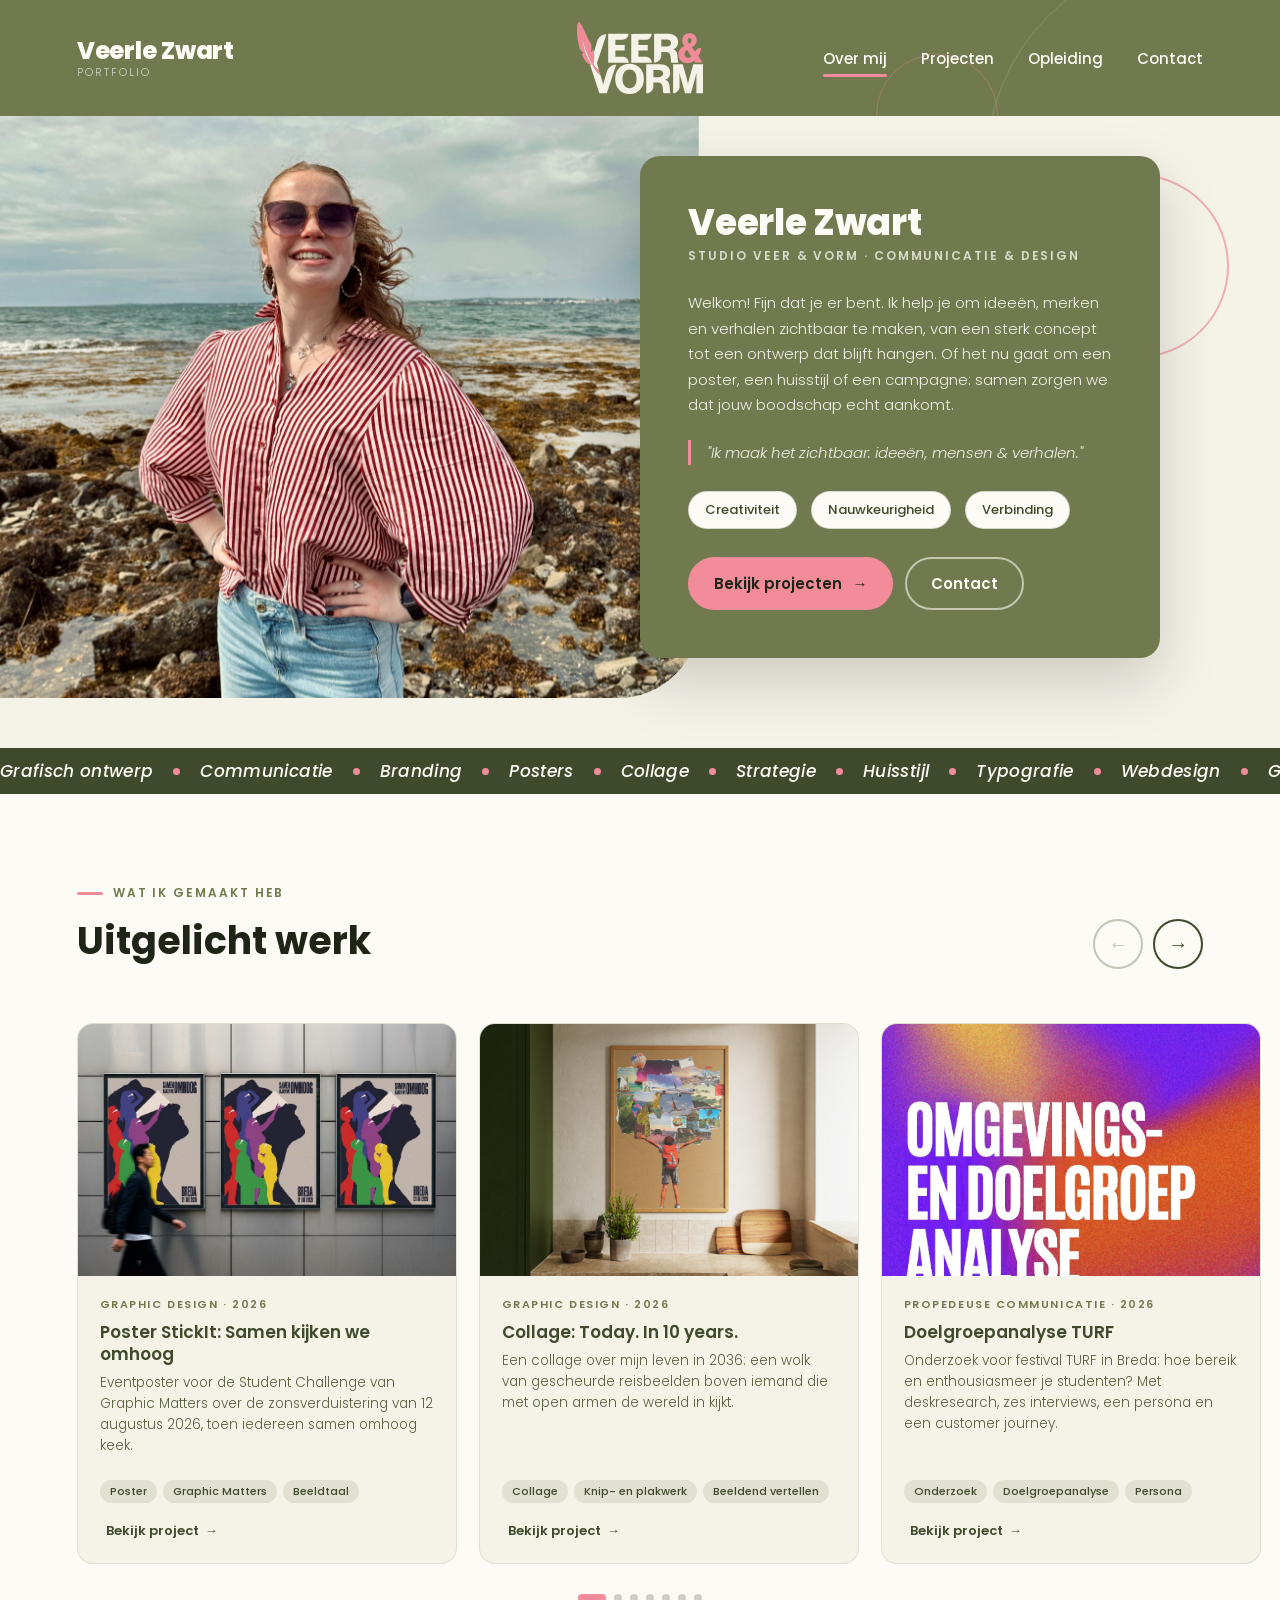
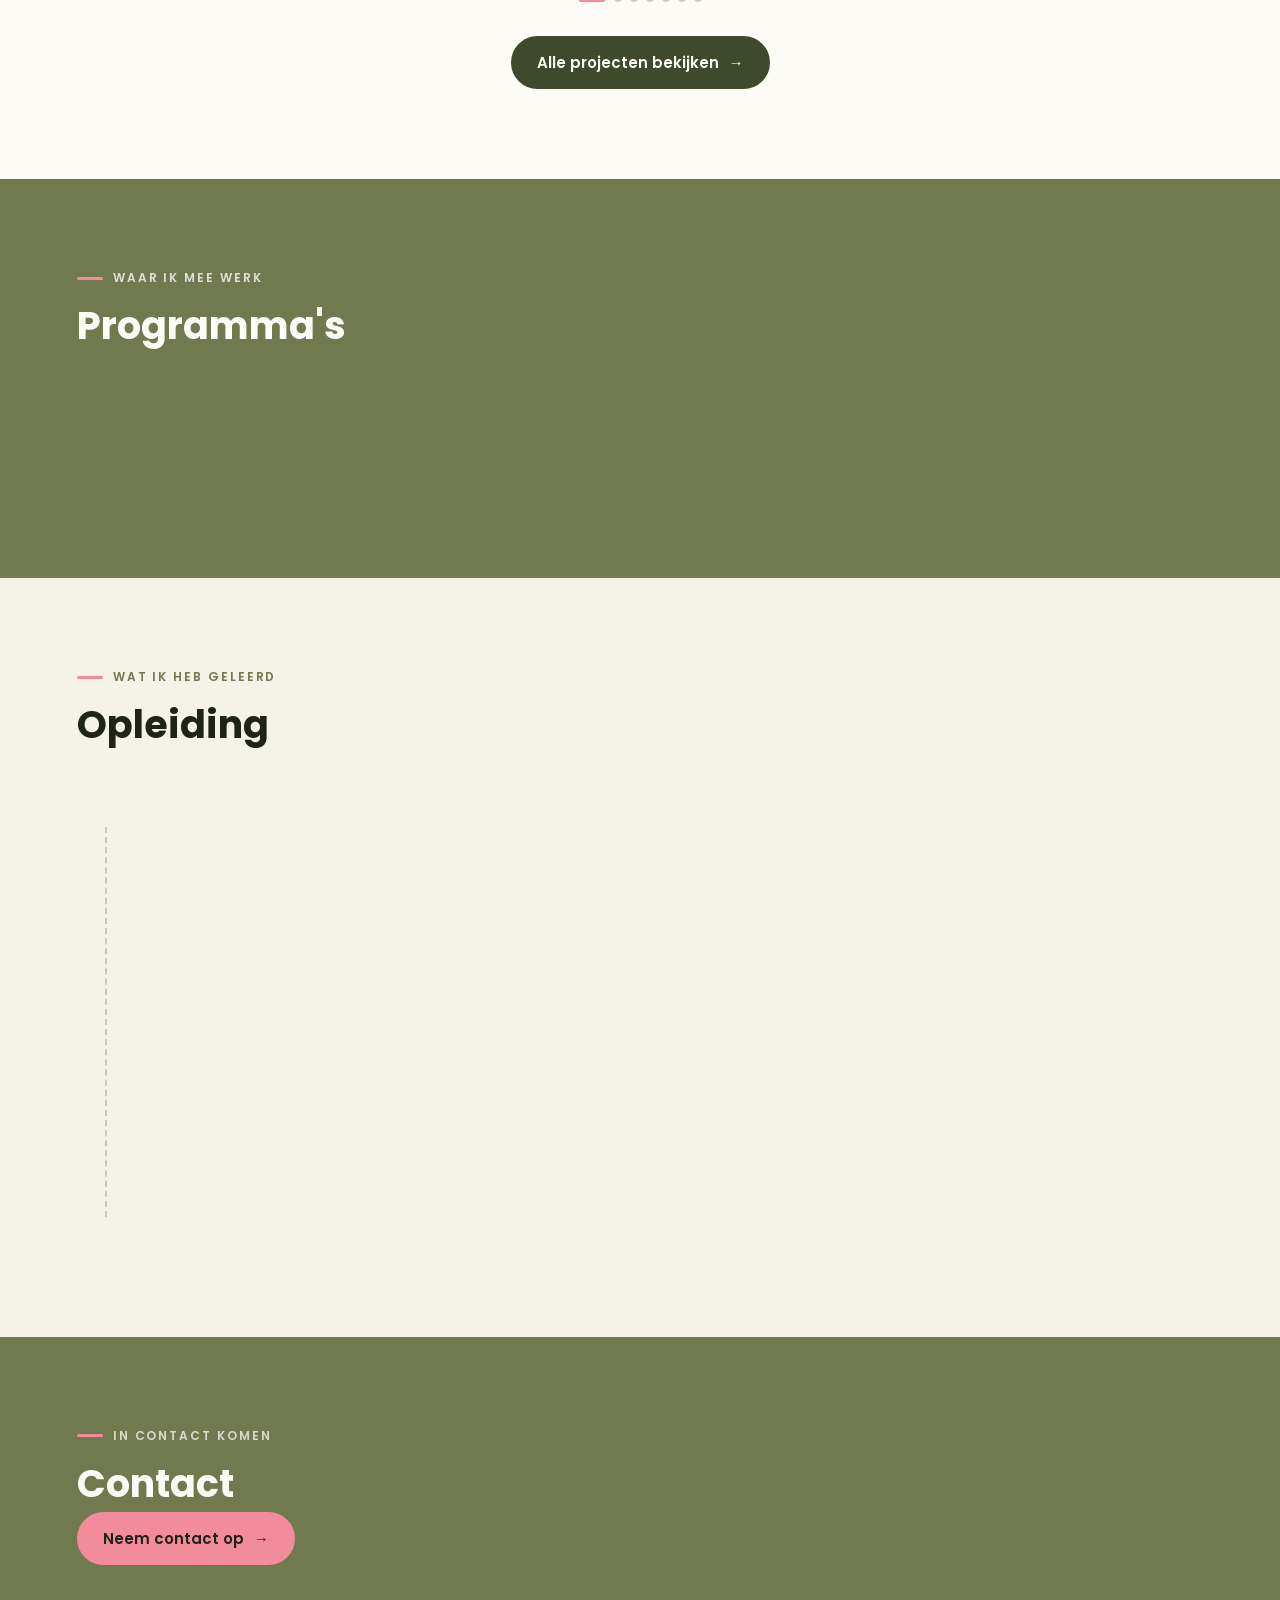
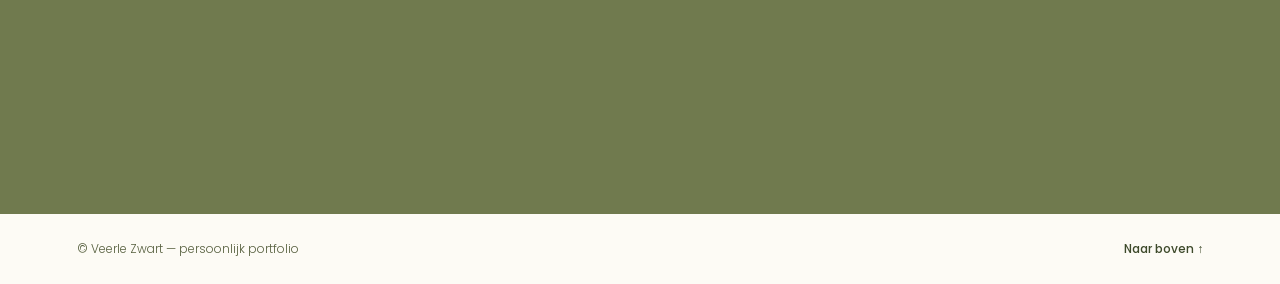
<file: index.html>
<!DOCTYPE html>
<html lang="nl">
<head>
	<meta charset="UTF-8">
	<meta name="viewport" content="width=device-width, initial-scale=1.0">
	<title>Veer & Vorm</title>
	<link rel="preconnect" href="https://fonts.googleapis.com">
	<link href="https://fonts.googleapis.com/css2?family=Poppins:ital,wght@0,300;0,400;0,500;0,600;0,700;0,800;1,500;1,600&display=swap" rel="stylesheet">
	<link rel="stylesheet" type="text/css" href="PortfolioStyle.css">

</head>
<body>

  <!-- ============ NAVBAR ============ -->
<header class="nav">
  <a class="logo" href="index.html"data-logo="Afbeeldingen/logos/veer-en-vorm-logo-svg/veer-en-vorm-logo-02-negatief.svg" aria-label="Veerle Zwart, naar home">
    <span class="name">Veerle Zwart</span>
    <span class="sub">portfolio</span>
  </a>
  <button class="menu-knop" type="button" aria-label="Menu openen" aria-expanded="false">
    <span></span><span></span><span></span>
  </button>
  <nav class="links">
    <a href="index.html#over-mij">Over mij</a>
    <a href="projecten.html" data-sectie="projecten">Projecten</a>
    <a href="index.html#opleiding">Opleiding</a>
    <a href="contact.html">Contact</a>
  </nav>
</header>

<!-- ============ HERO ============ -->
<section class="hero" id="over-mij" style="padding:0;">
  <div class="hero-photo"><img src="Afbeeldingen/FotoVeerle.JPEG"></div>
  <div class="hero-card-wrap">
    <div class="hero-card">
      <h1>Veerle Zwart</h1>
      <p class="role">Studio Veer &amp; Vorm · Communicatie &amp; Design</p>
      <p>Welkom! Fijn dat je er bent. Ik help je om ideeën, merken en verhalen zichtbaar te maken, van een sterk concept tot een ontwerp dat blijft hangen. Of het nu gaat om een poster, een huisstijl of een campagne: samen zorgen we dat jouw boodschap echt aankomt.</p>
      <p class="statuut">"Ik maak het zichtbaar: ideeën, mensen & verhalen."</p>
      <div class="values">
        <span class="value-pill">Creativiteit</span>
        <span class="value-pill">Nauwkeurigheid</span>
        <span class="value-pill">Verbinding</span>
      </div>
	  <div class="hero-knoppen">
        <a class="knop" href="projecten.html">Bekijk projecten <span class="pijl" aria-hidden="true">&rarr;</span></a>
        <a class="knop knop-licht" href="contact.html">Contact</a>
      </div>
    </div>
  </div>
</section>

<!-- ============ BANNER ============ -->
<div class="band" aria-hidden="true">
  <div class="band-rij">
    <span>Grafisch ontwerp</span><span>Communicatie</span><span>Branding</span><span>Posters</span><span>Collage</span><span>Strategie</span><span>Huisstijl</span><span>Typografie</span><span>Webdesign</span>
  </div>
</div>

<!-- ============ PROJECTEN ============ -->
<section id="projecten" class="uitgelicht">
  <div class="section-head rij reveal">
    <div>
      <p class="eyebrow">Wat ik gemaakt heb</p>
      <h2>Uitgelicht werk</h2>
    </div>
    <div class="carousel-pijlen">
      <button class="carousel-knop vorige" type="button" aria-label="Vorige projecten">&#8592;</button>
      <button class="carousel-knop volgende" type="button" aria-label="Volgende projecten">&#8594;</button>
    </div>
  </div>

  <!-- De kaartjes komen automatisch uit projecten.js -->
  <div class="carousel reveal" data-projecten="carousel" aria-label="Uitgelichte projecten"></div>
  <div class="carousel-puntjes" aria-hidden="true"></div>

  <div class="meer reveal">
    <a class="knop knop-donker" href="projecten.html">Alle projecten bekijken <span class="pijl" aria-hidden="true">&rarr;</span></a>
  </div>
</section>

<!-- ============ SOFTWARE ============ -->
<section id="software">
  <div class="section-head">
    <p class="eyebrow">Waar ik mee werk</p>
    <h2>Programma's</h2>
  </div>
  <div class="software-band reveal" data-software aria-label="Programma's waar ik mee werk"></div>
</section>

<!-- ============ OPLEIDING ============ -->
<section id="opleiding">
  <div class="section-head">
    <p class="eyebrow">Wat ik heb geleerd</p>
    <h2>Opleiding</h2>
  </div>
    <div class="ervaring-grid">
    <div class="timeline">
      <div class="tl-item reveal">
        <div class="tl-logo" data-logo="Afbeeldingen/logos/logo-artevelde.png">A</div>
        <div class="tl-content">
          <span class="tl-period">Heden · Opleiding</span>
          <h3>Bachelor Cross Media Design | Artevelde Hogeschool Gent</h3>
          <p>Hier combineer ik creatieve concepten met visuele en digitale uitwerking. Ik werk met grafisch ontwerp, lay-out, UX/UI, print en 2D motion design, in Illustrator, Photoshop en de rest van Adobe Creative Cloud. Zo leer ik een merk of verhaal sterk en herkenbaar maken, op papier en op scherm.</p>
        </div>
      </div>
      <div class="tl-item reveal">
        <div class="tl-logo" data-logo="Afbeeldingen/logos/logo-avans.webp">A</div>
        <div class="tl-content">
          <span class="tl-period">2025-2026 · Propedeuse</span>
          <h3>Propedeuse Communicatie | Avans Hogeschool</h3>
          <p>Hier heb ik de basis gelegd: doelgroepen onderzoeken, een heldere boodschap formuleren en die vertalen naar campagnes, video en ontwerp. Ik ontdekte dat ik het meest geniet waar strategie en vormgeving samenkomen.</p>
        </div>
      </div>
    </div>
 <div class="ervaring-fotos">
  <figure class="ervaring-foto reveal" data-afbeelding="Afbeeldingen/FotoCommunicatie.jpg">
      <figcaption>Praatstof winnaar Firestarter Award - Avans</figcaption>
    </figure>  
  <figure class="ervaring-foto reveal" data-afbeelding="Afbeeldingen/FotoPropedeuse.jpg">
        <figcaption>Propedeuse-uitreiking Communicatie</figcaption>
      </figure>
  </div>
  </div>
</section>

<!-- ============ CONTACT ============ -->
<section id="contact">
  <div class="section-head">
    <p class="eyebrow">In contact komen</p>
    <h2>Contact</h2>
    <a class="knop" href="contact.html">Neem contact op <span class="pijl" aria-hidden="true">&rarr;</span></a>
  </div>
    <div class="contact-grid">
    <a class="contact-item reveal" href="mailto:veerle.zwart@gmail.com">
      <span class="label">E-mail</span>
      <span class="value">veerle.zwart@gmail.com</span>
    </a>
    <a class="contact-item reveal" href="tel:+31615648652">
      <span class="label">Telefoon</span>
      <span class="value">+31 6 15 64 86 52</span>
    </a>
    <a class="contact-item reveal" href="https://www.linkedin.com/in/veerle-zwart-923246385" target="_blank" rel="noopener">
      <span class="label">LinkedIn</span>
      <span class="value">linkedin.com/in/veerle-zwart-923246385</span>
    </a>
    <div class="contact-item reveal">
      <span class="label">Locatie</span>
      <span class="value">Breda (NL) · Gent (BE)</span>
    </div>
  </div>
</section>

<!-- ============ FOOTER ============ -->
<footer>© Veerle Zwart — persoonlijk portfolio <a class="naar-boven" href="#over-mij">Naar boven &uarr;</a></footer>

<!-- ============ SCRIPTS ============ -->
<script>
function toggleFolder(tab){
  const folder = tab.closest('.folder');
  const body = folder.querySelector('.folder-body');
  const isOpen = folder.classList.contains('open');
  if(isOpen){
    folder.classList.remove('open');
    body.style.maxHeight = null;
  } else {
    folder.classList.add('open');
    body.style.maxHeight = body.scrollHeight + 'px';
  }
}
window.addEventListener('load', () => {
  document.querySelectorAll('.folder.open').forEach(folder=>{
    const body = folder.querySelector('.folder-body');
    body.style.maxHeight = body.scrollHeight + 'px';
  });
});
</script>

<!-- Pop-up per project -->
<script src="projecten.js"></script>
<script src="beweging.js"></script>
<script src="software.js"></script>

</body>
</html>
</file>
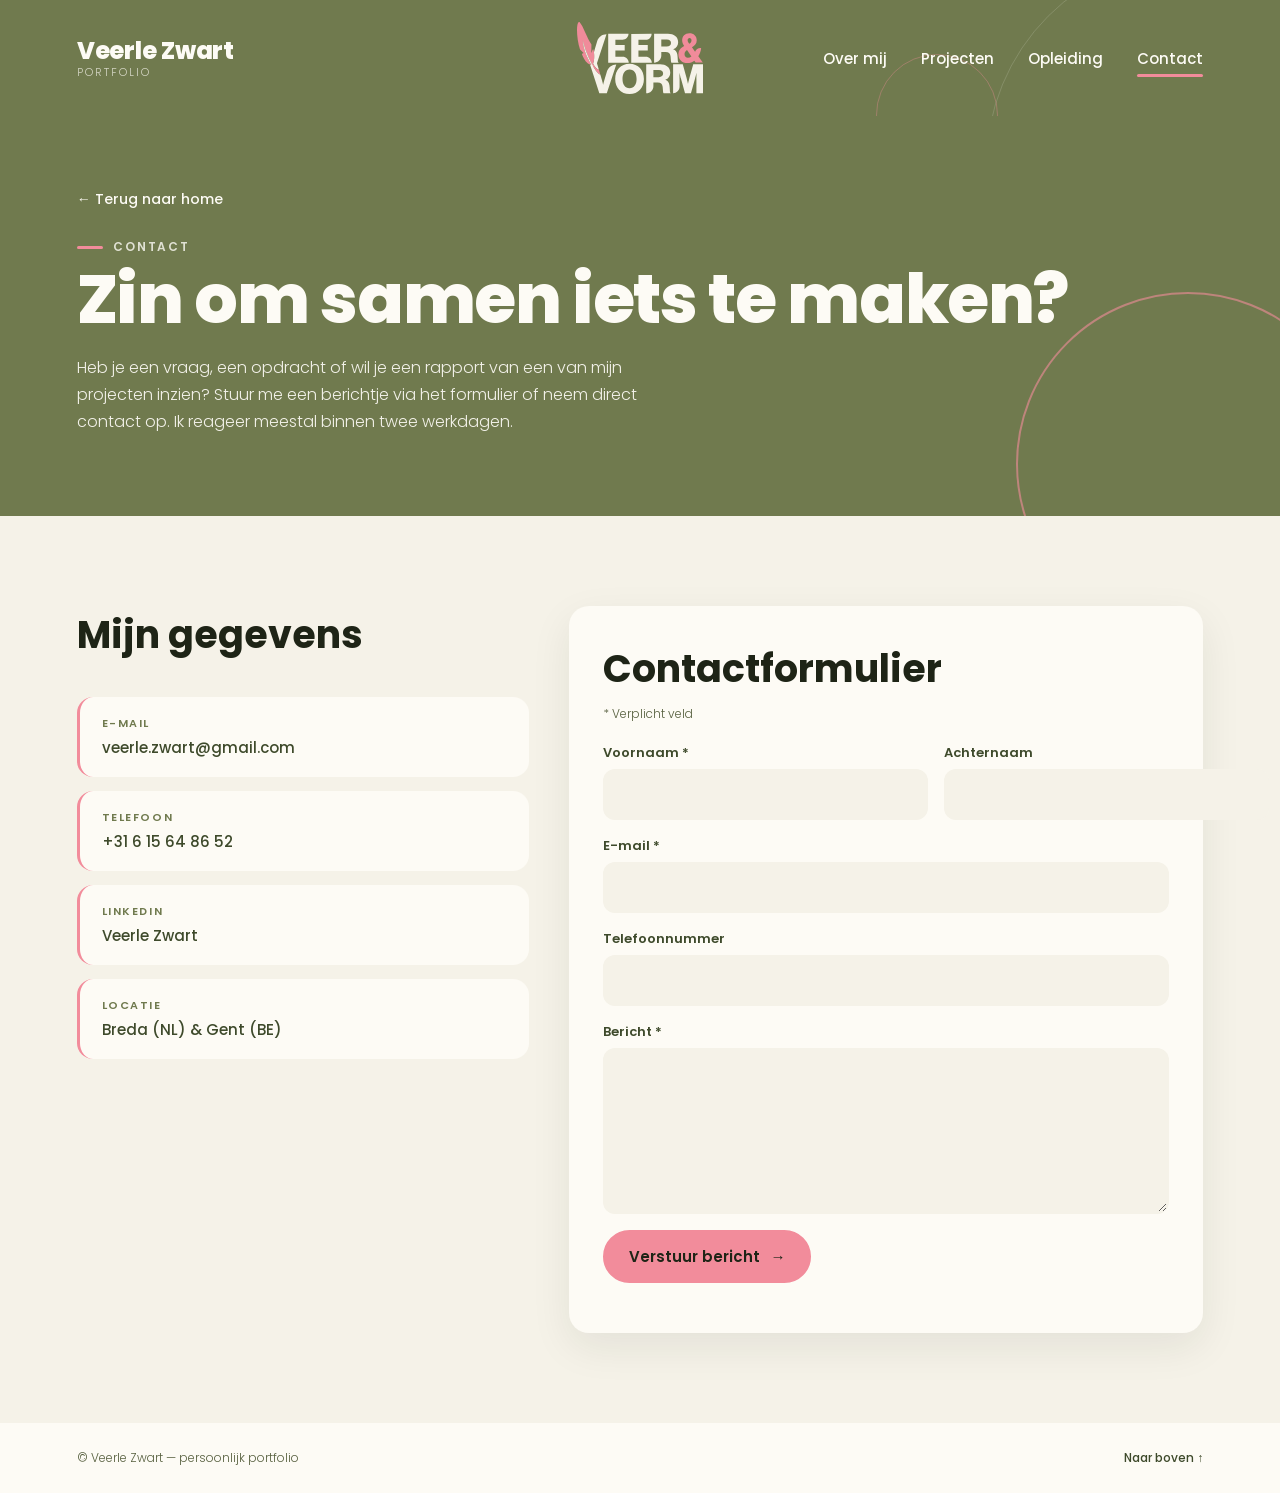
<file: contact.html>
<!DOCTYPE html>
<html lang="nl">
<head>
	<meta charset="UTF-8">
	<meta name="viewport" content="width=device-width, initial-scale=1.0">
	<title>Contact — Veerle Zwart</title>
	<link rel="preconnect" href="https://fonts.googleapis.com">
	<link href="https://fonts.googleapis.com/css2?family=Poppins:wght@300;400;500;600;700;800&display=swap" rel="stylesheet">
	<link rel="stylesheet" type="text/css" href="PortfolioStyle.css">
	<script>document.documentElement.classList.add('js');</script>
</head>
<body>

<!-- ============ MENU ============ -->
<header class="nav">
  <a class="logo" href="index.html"data-logo="Afbeeldingen/logos/veer-en-vorm-logo-svg/veer-en-vorm-logo-02-negatief.svg" aria-label="Veerle Zwart, naar home">
    <span class="name">Veerle Zwart</span>
    <span class="sub">portfolio</span>
  </a>
  <button class="menu-knop" type="button" aria-label="Menu openen" aria-expanded="false">
    <span></span><span></span><span></span>
  </button>
  <nav class="links">
    <a href="index.html#over-mij">Over mij</a>
    <a href="projecten.html" >Projecten</a>
    <a href="index.html#opleiding">Opleiding</a>
    <a href="contact.html" class="active" aria-current="page">Contact</a>
  </nav>
</header>

<!-- ============ KOP ============ -->
<section class="pagina-kop">
  <a class="terug" href="index.html">&larr; Terug naar home</a>
  <p class="eyebrow">Contact</p>
  <h1>Zin om samen iets te maken?</h1>
  <p class="intro">Heb je een vraag, een opdracht of wil je een rapport van een van mijn projecten inzien? Stuur me een berichtje via het formulier of neem direct contact op. Ik reageer meestal binnen twee werkdagen.</p>
</section>

<!-- ============ GEGEVENS + FORMULIER ============ -->
<section class="contact-pagina">

  <!-- Links: mijn gegevens -->
  <div class="contact-gegevens reveal">
    <h2>Mijn gegevens</h2>
    <a class="gegeven" href="mailto:veerle.zwart@gmail.com">
      <span class="label">E-mail</span>
      <span class="value">veerle.zwart@gmail.com</span>
    </a>
    <a class="gegeven" href="tel:+31615648652">
      <span class="label">Telefoon</span>
      <span class="value">+31 6 15 64 86 52</span>
    </a>
    <a class="gegeven" href="https://www.linkedin.com/in/veerle-zwart-923246385" target="_blank" rel="noopener">
      <span class="label">LinkedIn</span>
      <span class="value">Veerle Zwart</span>
    </a>
    <div class="gegeven">
      <span class="label">Locatie</span>
      <span class="value">Breda (NL) &amp; Gent (BE)</span>
    </div>
  </div>

  <!-- Rechts: contactformulier -->
  <!-- Formulier verstuurt via Formspree naar je mail -->
  <form class="contact-form reveal" action="https://formspree.io/f/mrpqjorp" method="POST">
    <h2>Contactformulier</h2>
    <p class="verplicht">* Verplicht veld</p>

    <div class="veld-rij">
      <label class="veld">
        <span>Voornaam *</span>
        <input type="text" name="voornaam" autocomplete="given-name" required>
      </label>
      <label class="veld">
        <span>Achternaam</span>
        <input type="text" name="achternaam" autocomplete="family-name">
      </label>
    </div>

    <label class="veld">
      <span>E-mail *</span>
      <input type="email" name="email" autocomplete="email" required>
    </label>

    <label class="veld">
      <span>Telefoonnummer</span>
      <input type="tel" name="telefoon" autocomplete="tel">
    </label>

    <label class="veld">
      <span>Bericht *</span>
      <textarea name="bericht" rows="6" required></textarea>
    </label>

    <!-- onderwerp van de mail die jij krijgt -->
    <input type="hidden" name="_subject" value="Nieuw bericht via je portfolio">

    <button class="knop" type="submit">Verstuur bericht <span class="pijl" aria-hidden="true">&rarr;</span></button>
    <p class="form-melding" aria-live="polite"></p>
  </form>

</section>

<footer>© Veerle Zwart — persoonlijk portfolio <a class="naar-boven" href="#">Naar boven &uarr;</a></footer>

<script src="projecten.js"></script>
<script src="beweging.js"></script>

</body>
</html>
</file>
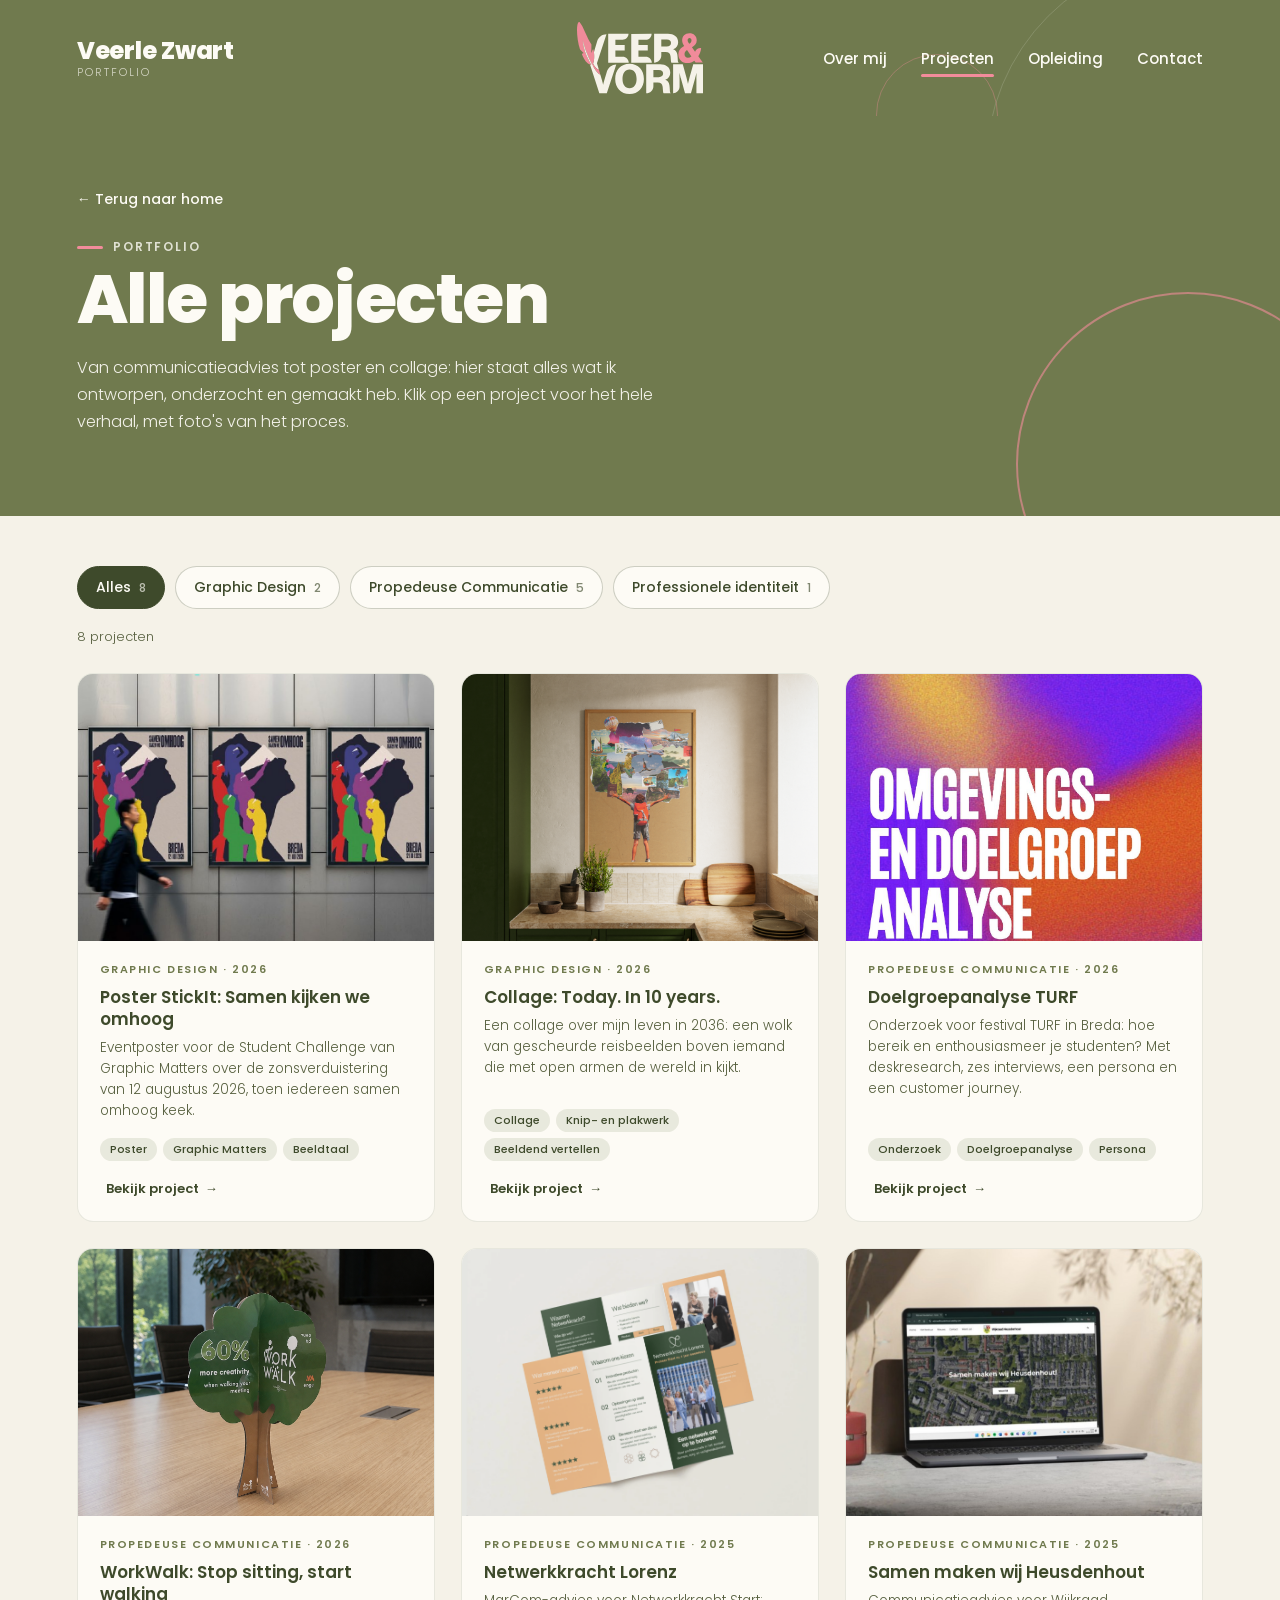
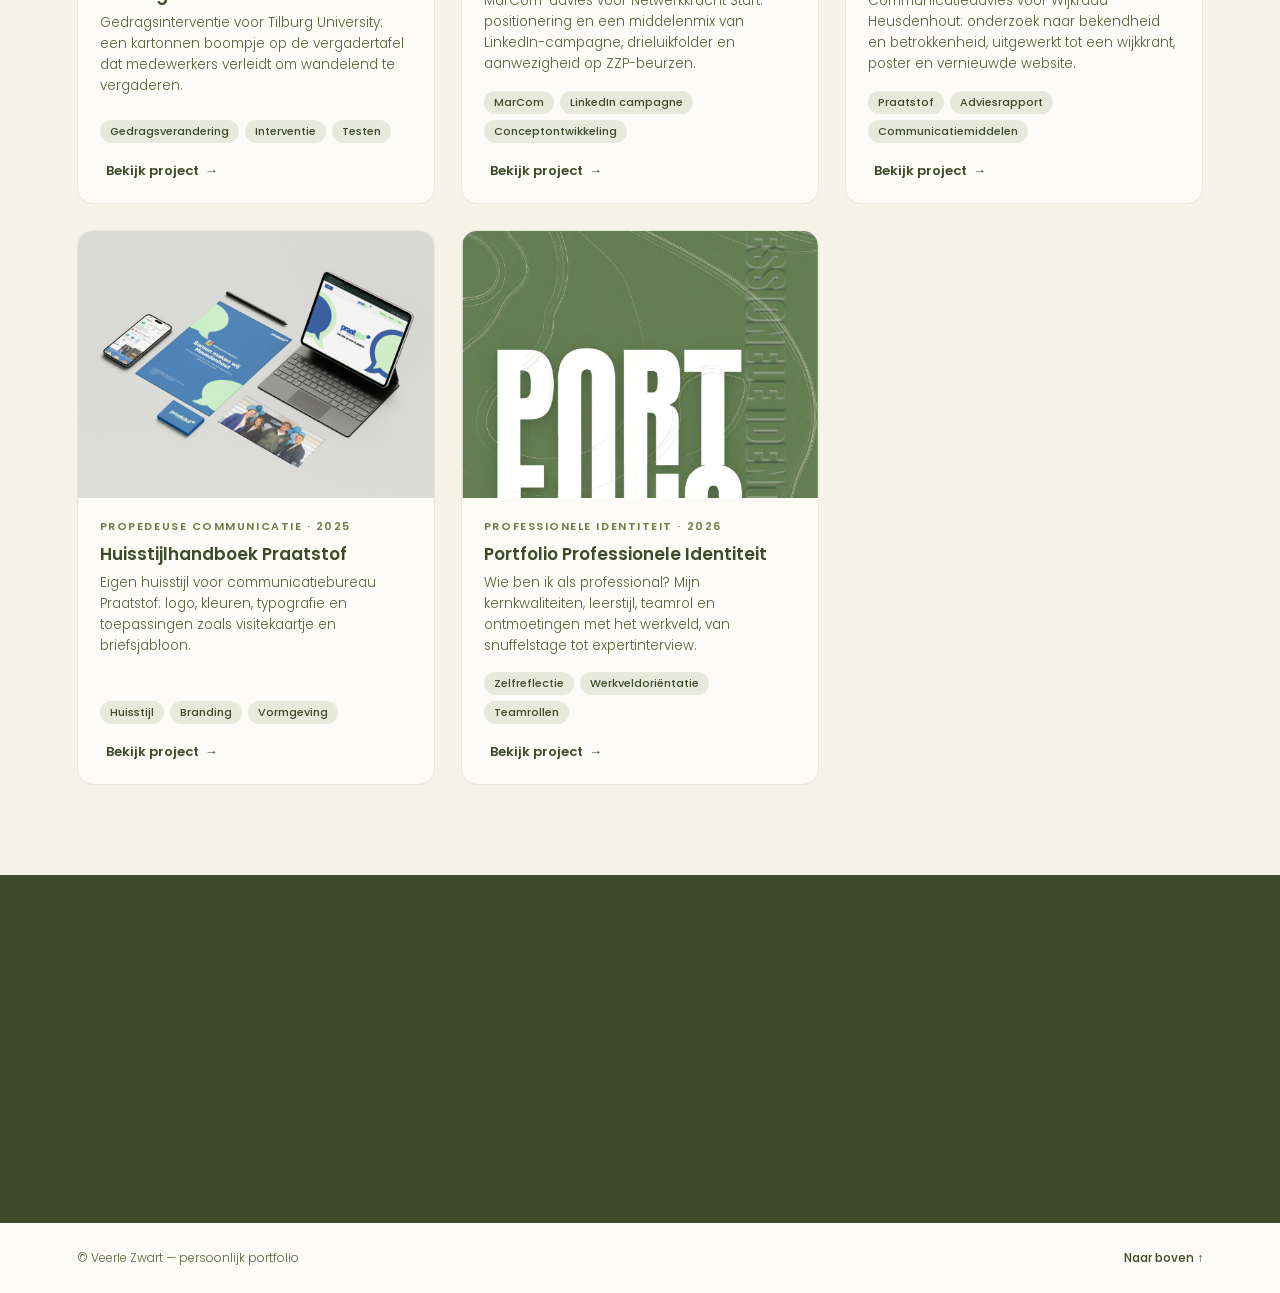
<file: projecten.html>
<!DOCTYPE html>
<html lang="nl">
<head>
	<meta charset="UTF-8">
	<meta name="viewport" content="width=device-width, initial-scale=1.0">
	<title>Projecten — Veerle Zwart</title>
	<link rel="preconnect" href="https://fonts.googleapis.com">
	<link href="https://fonts.googleapis.com/css2?family=Poppins:wght@300;400;500;600;700;800&display=swap" rel="stylesheet">
	<link rel="stylesheet" type="text/css" href="PortfolioStyle.css">
	<script>document.documentElement.classList.add('js');</script>
</head>
<body>

<!-- ============ MENU ============ -->
<header class="nav">
  <a class="logo" href="index.html"data-logo="Afbeeldingen/logos/veer-en-vorm-logo-svg/veer-en-vorm-logo-02-negatief.svg" aria-label="Veerle Zwart, naar home">
    <span class="name">Veerle Zwart</span>
    <span class="sub">portfolio</span>
  </a>
  <button class="menu-knop" type="button" aria-label="Menu openen" aria-expanded="false">
    <span></span><span></span><span></span>
  </button>
  <nav class="links">
    <a href="index.html#over-mij">Over mij</a>
    <a href="projecten.html" class="active" aria-current="page">Projecten</a>
    <a href="index.html#opleiding">Opleiding</a>
    <a href="contact.html">Contact</a>
  </nav>
</header>

<!-- ============ KOP ============ -->
<section class="pagina-kop">
  <a class="terug" href="index.html">&larr; Terug naar home</a>
  <p class="eyebrow">Portfolio</p>
  <h1>Alle projecten</h1>
  <p class="intro">Van communicatieadvies tot poster en collage: hier staat alles wat ik ontworpen, onderzocht en gemaakt heb. Klik op een project voor het hele verhaal, met foto's van het proces.</p>
</section>

<!-- ============ FILTER + OVERZICHT ============ -->
<section class="overzicht">
  <!-- De filterknoppen en kaartjes worden automatisch gemaakt uit projecten.js -->
  <div class="filters" role="group" aria-label="Filter op soort project"></div>
  <p class="aantal" aria-live="polite"></p>
  <div class="projecten-grid" data-projecten="grid"></div>
</section>

<!-- ============ OPROEP ============ -->
<section class="oproep">
  <div class="reveal">
    <p class="eyebrow">Benieuwd naar meer?</p>
    <h2>Laten we samen iets zichtbaar maken.</h2>
    <a class="knop" href="contact.html">Neem contact op <span class="pijl" aria-hidden="true">&rarr;</span></a>
  </div>
</section>

<footer>© Veerle Zwart — persoonlijk portfolio <a class="naar-boven" href="#">Naar boven &uarr;</a></footer>

<script src="projecten.js"></script>
<script src="beweging.js"></script>

</body>
</html>
</file>
<file: PortfolioStyle.css>
/* ================================================================
   PortfolioStyle.css — Veerle Zwart
   Inhoud (zoek op het nummer, bv. "== 5."):
     1. Kleuren en basis
     2. Animaties (keyframes)
     3. Menu (navbar + logo)
     4. Knoppen
     5. Hero (bovenaan de homepage)
     6. Lopende band
     7. Secties en koppen
     8. Projectkaartjes
     9. Carousel (homepage)
    10. Projectenpagina
    11. Ervaringen
    12. Contact
    13. Footer
    14. Pop-up van een project
    15. Telefoon en tablet
    16. Minder beweging
   ================================================================ */


/* ================================================================
   == 1. Kleuren en basis
   ================================================================ */
:root{
  /* 60% – achtergrond */
  --cream: #F5F2E8;
  /* 30% – header, kaarten, vlakken (witte tekst erop: contrast 4,58) */
  --olive: #707A4E;
  /* 10% – accent: knoppen, &-teken, veer, lijntjes, hover */
  --zalmroze: #F28C9B;
  /* Neutraal – koppen, logo en lopende tekst */
  --olive-dark: #3E4A2B;  /* koppen + logo, Zalmroze erop: 4,06 */
  --ink: #1E2416;         /* lopende tekst op crème: 14,6 */
  --white: #FFFFFF;
  --paper: #FDFBF5;       /* licht papier: kaartjes, tekst op olijf */
  --ink-soft: #565F3E;    /* zachtere tekst: beschrijvingen */
  --radius: 20px;
  --zacht: cubic-bezier(.22, .8, .32, 1);   /* soepele beweging */
}
*{ box-sizing:border-box; }
html{ scroll-behavior:smooth; scroll-padding-top:80px; }
body{
  margin:0;
  background:var(--cream);
  color:var(--ink);
  font-family:'Poppins', sans-serif;
  font-weight:300;
}
::selection{ background:var(--olive); color:var(--paper); }
a{ color:inherit; }
:focus-visible{ outline:3px solid var(--olive-dark); outline-offset:3px; }


/* ================================================================
   == 2. Animaties (keyframes)
   ================================================================ */
@keyframes omhoog{ from{ opacity:0; transform:translateY(18px); } to{ opacity:1; transform:none; } }
@keyframes zweef{ 50%{ transform:translate(-14px, 18px); } }
@keyframes vervaag{ from{ opacity:0; } }
@keyframes draai{ to{ transform:rotate(360deg) translateX(6px); } }
@keyframes band{ to{ transform:translateX(-50%); } }
@keyframes foto-in{
  from{ clip-path:inset(0 100% 0 0 round 0 0 80px 0); }
  to{ clip-path:inset(0 0 0 0 round 0 0 80px 0); }
}
@keyframes pm-in{ from{ opacity:0; transform:translateY(24px) scale(.97); } to{ opacity:1; transform:none; } }
@keyframes software{ to{ transform:translateX(-50%); } }

/* ================================================================
   == 3. Menu (navbar + logo)
   ================================================================ */
header.nav{
  background:var(--olive);
  color:var(--paper);
  padding:22px 6vw;
  display:flex; align-items:center; justify-content:space-between;
  flex-wrap:wrap; gap:16px;
  position:sticky; top:0; z-index:50;   /* blijft bovenaan bij scrollen */
  overflow:hidden;
  transition:padding .35s var(--zacht), box-shadow .35s;
}
/* kleiner menu zodra je scrolt */
header.nav.gescrold{
  padding-top:12px; padding-bottom:12px;
  box-shadow:0 8px 30px rgba(30,36,22,.18);
}
/* decoratieve cirkels in het menu */
header.nav::before{
  content:""; position:absolute; top:-40%; right:-10%;
  width:420px; height:420px; border-radius:50%;
  border:1px solid rgba(253,251,245,0.15);
  animation:draai 40s linear infinite;
}
header.nav::after{
  content:""; position:absolute; bottom:-60px; right:22%;
  width:120px; height:120px; border-radius:50%;
  border:1px solid rgba(242,140,155,.35);
}

/* --- Logo --- */
.logo{
  display:flex; flex-direction:column; line-height:1.1;
  position:relative; z-index:1; text-decoration:none;
}
.logo .name{ font-weight:800; font-size:24px; letter-spacing:-0.01em; }
.logo .sub{
  font-size:11px; letter-spacing:0.18em; text-transform:uppercase;
  color:rgba(253,251,245,0.7); margin-top:2px;
}
/* logo-afbeelding (wordt geladen door beweging.js) */
.logo.met-logo img{ height:72px; width:auto; display:block; transition:height .35s var(--zacht), transform .3s var(--zacht); }
header.nav.gescrold .logo.met-logo img{ height:48px; }
.logo.met-logo:hover img{ transform:rotate(-3deg) scale(1.04); }

/* naam links, logo in het midden, menu rechts */
header.nav{ display:grid; grid-template-columns:1fr auto 1fr; column-gap:16px; row-gap:0; }
.logo{ display:contents; }
.logo .name{ grid-column:1; grid-row:1; align-self:end; text-decoration:none; }
.logo .sub{ grid-column:1; grid-row:2; align-self:start; }
.logo img{ grid-column:2; grid-row:1 / 3; }
nav.links, .menu-knop{ grid-column:3; grid-row:1 / 3; justify-self:end; align-self:center; }

/* --- Menulinks met roze streepje --- */
nav.links{
  display:flex; gap:34px; flex-wrap:wrap;
  position:relative; z-index:1;
}
nav.links a{
  text-decoration:none; font-size:15px; font-weight:500;
  color:var(--paper); opacity:1;
  position:relative; padding:4px 0;
  transition:opacity 0.2s;
}
nav.links a::after{
  content:""; position:absolute; left:0; right:0; bottom:-3px;
  height:3px; border-radius:3px; background:var(--zalmroze);
  transform:scaleX(0); transform-origin:left;
  transition:transform .3s var(--zacht);
}
nav.links a:hover::after,
nav.links a.active::after{ transform:scaleX(1); }

/* --- Hamburger-knop (alleen zichtbaar op telefoon) --- */
.menu-knop{
  display:none; position:relative; z-index:1;
  width:44px; height:44px; border:none; border-radius:50%;
  background:rgba(253,251,245,.12); cursor:pointer;
  flex-direction:column; align-items:center; justify-content:center; gap:5px;
}
.menu-knop span{
  width:20px; height:2px; background:var(--paper); border-radius:2px;
  transition:transform .3s var(--zacht), opacity .2s;
}
.menu-open .menu-knop span:nth-child(1){ transform:translateY(7px) rotate(45deg); }
.menu-open .menu-knop span:nth-child(2){ opacity:0; }
.menu-open .menu-knop span:nth-child(3){ transform:translateY(-7px) rotate(-45deg); }


/* ================================================================
   == 4. Knoppen
   ================================================================ */
/* roze knop (standaard) */
.knop{
  display:inline-flex; align-items:center; gap:10px;
  background:var(--zalmroze); color:var(--ink);
  font-weight:600; font-size:15px;
  padding:13px 24px; border-radius:40px;
  text-decoration:none; border:2px solid var(--zalmroze);
  transition:transform .25s var(--zacht), box-shadow .25s, background .25s, color .25s;
}
.knop:hover{ transform:translateY(-2px); box-shadow:0 10px 24px rgba(30,36,22,.22); }
.knop .pijl{ display:inline-block; transition:transform .25s var(--zacht); }
.knop:hover .pijl{ transform:translateX(5px); }
/* lichte knop met rand (op olijf) */
.knop-licht{ background:transparent; color:var(--paper); border-color:rgba(253,251,245,.6); }
.knop-licht:hover{ background:var(--paper); color:var(--olive-dark); border-color:var(--paper); }
/* donkere knop */
.knop-donker{ background:var(--olive-dark); color:var(--paper); border-color:var(--olive-dark); }
.knop-donker:hover{ background:var(--zalmroze); color:var(--ink); border-color:var(--zalmroze); }

/* kleine download-knop */
.download-btn{
  font-size:11px; font-weight:500;
  background:var(--olive); color:var(--paper);
  padding:3px 10px; border-radius:20px;
  text-decoration:none;
  display:inline-flex; align-items:center; gap:4px;
  transition:background 0.2s;
}
.download-btn:hover{ background:var(--olive-dark); }


/* ================================================================
   == 5. Hero (bovenaan de homepage)
   ================================================================ */
.hero{
  display:grid; grid-template-columns:1.1fr 1fr;
  gap:0; align-items:stretch; min-height:520px;
}

/* --- Foto links --- */
.hero-photo{
  background:repeating-linear-gradient(135deg, #E4E9D6, #E4E9D6 10px, #D6DEC1 10px, #D6DEC1 20px);
  display:flex; align-items:center; justify-content:center;
  color:var(--olive-dark); font-size:13px; letter-spacing:0.08em;
  text-transform:uppercase; text-align:center;
  padding:0px; overflow:hidden;
  aspect-ratio:1.2 / 1;
  border-radius:0 0 80px 0;
  animation:foto-in 1.1s var(--zacht) both;   /* schuift open */
}
.hero-photo img{
  width:100%; height:100%; object-fit:cover; display:block;
  transform:scale(1.06); will-change:transform;
}

/* --- Olijf kaart rechts --- */
.hero-card-wrap{
  display:flex; align-items:center;
  padding:40px 6vw 40px 40px;
  margin-left:-70px;
  position:relative;
}
/* zwevende roze cirkel */
.hero-card-wrap::before{
  content:""; position:absolute; right:4vw; top:10%;
  width:180px; height:180px; border-radius:50%;
  border:2px solid var(--zalmroze); opacity:.7;
  animation:zweef 7s ease-in-out infinite;
}
.hero-card{
  background:var(--olive); color:var(--paper);
  border-radius:var(--radius);
  padding:48px; max-width:520px;
  position:relative;
  box-shadow:0 24px 60px rgba(30,36,22,.18);
}
/* alles in de kaart komt één voor één binnen */
.hero-card > *{ animation:omhoog .8s var(--zacht) both; }
.hero-card > :nth-child(1){ animation-delay:.35s; }
.hero-card > :nth-child(2){ animation-delay:.45s; }
.hero-card > :nth-child(3){ animation-delay:.55s; }
.hero-card > :nth-child(4){ animation-delay:.65s; }
.hero-card > :nth-child(5){ animation-delay:.75s; }
.hero-card > :nth-child(6){ animation-delay:.85s; }

.hero-card h1{
  font-family:'Poppins', sans-serif; font-weight:800;
  font-size:clamp(28px, 3vw, 36px); letter-spacing:-0.01em;
  margin:0 0 4px; line-height:1.05;
}
.hero-card .role{
  font-size:12px; font-weight:600; letter-spacing:0.16em;
  text-transform:uppercase; color:rgba(253,251,245,0.75);
  margin:0 0 24px;
}
.hero-card p{
  font-size:15px; line-height:1.7; font-weight:300;
  color:rgba(253,251,245,0.92); margin:0 0 16px;
}
.hero-card p:last-child{ margin-bottom:0; }
/* quote met roze streep */
.statuut{
  font-style:italic; font-weight:500;
  border-left:3px solid var(--zalmroze);
  padding-left:16px;
  margin-top:22px !important;
}

/* --- Waarden-pilletjes --- */
.values{ display:flex; gap:14px; flex-wrap:wrap; margin-top:26px; }
.value-pill{
  background:var(--paper); border:1px solid rgba(75,87,48,0.2);
  color:var(--olive-dark); font-size:13px; font-weight:500;
  padding:8px 16px; border-radius:30px;
  transition:transform .25s var(--zacht);
}
.value-pill:hover{ transform:translateY(-3px) rotate(-2deg); }

/* --- Knoppen in de hero --- */
.hero-knoppen{ display:flex; flex-wrap:wrap; gap:12px; margin-top:28px; }


/* ================================================================
   == 6. Lopende band
   ================================================================ */
.band{ background:var(--olive-dark); color:var(--paper); overflow:hidden; padding:10px 0; margin-top:50px; }
.band-rij{ display:flex; width:max-content; animation:band 32s linear infinite; }
.band-rij span{
  font-size:clamp(14px, 1.4vw, 17px); font-weight:500; font-style:italic;
  letter-spacing:.02em;
  white-space:nowrap; display:flex; align-items:center;
}
/* roze bolletje tussen de woorden */
.band-rij span::after{
  content:""; width:7px; height:7px; border-radius:50%;
  background:var(--zalmroze); margin:0 20px;
}
/* ---------- Software-strook (programma's) ---------- */
.software-band{
  overflow:hidden;
  margin:0 -6vw;
  padding:8px 0;
  -webkit-mask-image:linear-gradient(90deg, transparent, #000 8%, #000 92%, transparent);
          mask-image:linear-gradient(90deg, transparent, #000 8%, #000 92%, transparent);
}
.software-rij{
  display:flex; gap:18px; width:max-content;
  padding-right:18px;
  animation:software 28s linear infinite;
}
.software-band:hover .software-rij{ animation-play-state:paused; }
.software-item{
  display:flex; align-items:center; gap:14px;
  background:var(--paper);
  border:1.5px solid rgba(62, 74, 43, .14);
  border-radius:var(--radius);
  padding:14px 24px 14px 14px;
  transition:transform .3s var(--zacht), border-color .3s, box-shadow .3s;
}
.software-item:hover{
  transform:translateY(-4px);
  border-color:var(--zalmroze);
  box-shadow:0 10px 24px rgba(62, 74, 43, .12);
}
.software-item img{ width:44px; height:44px; flex:none; object-fit:contain; border-radius:10px; }
.software-item span{ font-weight:600; font-size:16px; color:var(--olive-dark); white-space:nowrap; }
#software{ background:var(--olive); }
#software .eyebrow{ color:rgba(253,251,245,.8); }
#software h2{ color:var(--paper); }
#software .software-item{ border-color:transparent; }


/* ================================================================
   == 7. Secties en koppen
   ================================================================ */
section{ padding:90px 6vw; }
.section-head{ margin-bottom:44px; }
/* kop met iets ernaast (bv. carousel-pijlen) */
.section-head.rij{ display:flex; align-items:flex-end; justify-content:space-between; gap:20px; flex-wrap:wrap; }

/* klein kopje boven de titel, met roze streepje */
.eyebrow{
  font-size:12px; font-weight:600; letter-spacing:0.16em;
  text-transform:uppercase; color:var(--olive);
  margin:0 0 10px;
  display:flex; align-items:center; gap:10px;
}
.eyebrow::before{ content:""; width:26px; height:3px; border-radius:3px; background:var(--zalmroze); }

h2{
  font-family:'Poppins', sans-serif; font-weight:700;
  font-size:clamp(26px, 3.4vw, 38px);
  margin:0; color:var(--ink);
}

/* inschuiven bij scrollen (class="reveal", werkt via beweging.js) */
.js .reveal{
  opacity:0; transform:translateY(28px);
  transition:opacity .8s var(--zacht), transform .8s var(--zacht);
}
.js .reveal.zichtbaar{ opacity:1; transform:none; }


/* ================================================================
   == 8. Projectkaartjes (carousel én projectenpagina)
   ================================================================ */
.card{
  background:var(--paper);
  border:1px solid rgba(75,87,48,0.12);
  border-radius:16px;
  padding:0; gap:0; overflow:hidden;
  display:flex; flex-direction:column;
  transition:transform .35s var(--zacht), box-shadow .35s var(--zacht);
}
.card.klikbaar{ cursor:pointer; transition:transform .2s, box-shadow .2s; }
.card.klikbaar:hover,
.card.klikbaar:focus-visible{
  transform:translateY(-6px);
  box-shadow:0 18px 40px rgba(43,48,28,.16);
  outline:none;
}

/* --- Foto bovenin het kaartje --- */
.card-thumb{
  height:auto; aspect-ratio:4 / 3;
  border-radius:0; margin:0;
  background:repeating-linear-gradient(135deg, #E4E9D6, #E4E9D6 10px, #D6DEC1 10px, #D6DEC1 20px);
  display:flex; align-items:center; justify-content:center;
  font-size:11px; color:var(--olive-dark);
  letter-spacing:0.06em; text-transform:uppercase;
  overflow:hidden; position:relative;
}
.card-thumb img{
  width:100%; height:100%;
  object-fit:cover; object-position:center;
  display:block; border-radius:0;
  transition:transform .6s var(--zacht);
  -webkit-user-drag:none; user-select:none;
}
.card.klikbaar:hover .card-thumb img{ transform:scale(1.06); }
/* donker verloopje over de foto bij hover */
.card-thumb::after{
  content:""; position:absolute; inset:0;
  background:linear-gradient(to top, rgba(62,74,43,.45), transparent 55%);
  opacity:0; transition:opacity .35s;
}
.card.klikbaar:hover .card-thumb::after{ opacity:1; }

/* --- Tekst in het kaartje --- */
.card-body{ padding:20px 22px 22px; display:flex; flex-direction:column; gap:8px; flex:1; }
.card-cat{
  font-size:11px !important; font-weight:600 !important; letter-spacing:.14em; text-transform:uppercase;
  color:var(--olive) !important;
}
.card h3{ font-weight:600; font-size:17px; line-height:1.3; margin:0; color:var(--olive-dark); }
.card p{ font-size:13.5px; line-height:1.55; margin:0; color:var(--ink-soft); font-weight:300; }
.card .tags{ margin-top:auto; padding-top:8px; display:flex; flex-wrap:wrap; gap:6px; }
.tag{
  font-size:11px; background:rgba(110,123,72,0.14);
  color:var(--olive-dark); padding:3px 10px; border-radius:20px;
  font-weight:500;
}

/* --- "Bekijk project →" onderin --- */
.card-link{
  margin-top:10px; font-size:13px; font-weight:600; color:var(--olive-dark);
  display:inline-flex; align-items:center; gap:6px;
}
.card-link::before{ content:""; width:0; height:2px; background:var(--zalmroze); transition:width .3s var(--zacht); }
.card.klikbaar:hover .card-link::before{ width:18px; }
.card-link .pijl{ transition:transform .3s var(--zacht); }
.card.klikbaar:hover .card-link .pijl{ transform:translateX(4px); }


/* ================================================================
   == 9. Carousel (homepage)
   ================================================================ */
#projecten{ background:var(--paper); }
.uitgelicht{ padding-left:0; padding-right:0; }
.uitgelicht .section-head,
.uitgelicht .meer,
.uitgelicht .carousel-puntjes{ padding:0 6vw; }

.carousel{
  display:flex; gap:22px; overflow-x:auto;
  scroll-snap-type:x mandatory; scroll-padding:0 6vw;
  padding:10px 6vw 30px; scrollbar-width:none; cursor:grab;
}
.carousel::-webkit-scrollbar{ display:none; }
/* tijdens slepen met de muis */
.carousel.sleept{ cursor:grabbing; scroll-snap-type:none; scroll-behavior:auto; user-select:none; }
.carousel.sleept .card{ pointer-events:none; }
.carousel .card{ flex:0 0 clamp(260px, 30vw, 380px); scroll-snap-align:start; background:var(--cream); }
.carousel .card-thumb{ aspect-ratio:3 / 2; }

/* --- Pijlknoppen --- */
.carousel-pijlen{ display:flex; gap:10px; }
.carousel-knop{
  width:50px; height:50px; border-radius:50%;
  border:2px solid var(--olive-dark); background:transparent; color:var(--olive-dark);
  font-size:20px; cursor:pointer;
  transition:background .25s, color .25s, transform .25s var(--zacht), opacity .25s;
}
.carousel-knop:hover:not(:disabled){ background:var(--olive-dark); color:var(--paper); transform:scale(1.06); }
.carousel-knop:disabled{ opacity:.3; cursor:default; }

/* --- Puntjes eronder --- */
.carousel-puntjes{ display:flex; gap:8px; justify-content:center; }
.carousel-puntjes span{
  width:8px; height:8px; border-radius:8px; background:rgba(62,74,43,.25);
  transition:width .35s var(--zacht), background .35s;
}
.carousel-puntjes span.actief{ width:28px; background:var(--zalmroze); }

/* --- Knop "Alle projecten bekijken" --- */
.meer{ display:flex; justify-content:center; margin-top:34px; }


/* ================================================================
   == 10. Projectenpagina (projecten.html)
   ================================================================ */
/* --- Olijf kop bovenaan --- */
.pagina-kop{ background:var(--olive); color:var(--paper); padding-top:70px; padding-bottom:80px; position:relative; overflow:hidden; }
.pagina-kop::after{
  content:""; position:absolute; right:-80px; bottom:-120px;
  width:340px; height:340px; border-radius:50%;
  border:2px solid var(--zalmroze); opacity:.6;
  animation:zweef 8s ease-in-out infinite;
}
.pagina-kop > *{ position:relative; z-index:1; animation:omhoog .8s var(--zacht) both; }
.pagina-kop > :nth-child(2){ animation-delay:.1s; }
.pagina-kop > :nth-child(3){ animation-delay:.2s; }
.pagina-kop > :nth-child(4){ animation-delay:.3s; }
.pagina-kop .eyebrow{ color:rgba(253,251,245,.8); }
.pagina-kop h1{ font-weight:800; font-size:clamp(36px, 6vw, 68px); line-height:1; letter-spacing:-.02em; margin:0 0 20px; }
.pagina-kop .intro{ max-width:620px; font-size:16px; line-height:1.7; margin:0; color:rgba(253,251,245,.92); }
.terug{
  display:inline-block; margin-bottom:28px; font-size:14px; font-weight:500;
  text-decoration:none; color:var(--paper); opacity:.85;
  transition:opacity .2s, transform .25s var(--zacht);
}
.terug:hover{ opacity:1; transform:translateX(-4px); }

/* --- Filterknoppen --- */
.overzicht{ padding-top:50px; }
.filters{ display:flex; flex-wrap:wrap; gap:10px; }
.filter{
  font-family:inherit; font-size:14px; font-weight:500;
  padding:10px 18px; border-radius:40px; cursor:pointer;
  background:var(--paper); color:var(--olive-dark); border:1.5px solid rgba(62,74,43,.25);
  transition:background .25s, color .25s, border-color .25s, transform .25s var(--zacht);
}
.filter span{ font-size:12px; opacity:.65; margin-left:4px; }
.filter:hover{ border-color:var(--olive-dark); transform:translateY(-2px); }
.filter.actief{ background:var(--olive-dark); color:var(--paper); border-color:var(--olive-dark); }
.aantal{ font-size:13px; color:var(--ink-soft); margin:18px 0 26px; }

/* --- Raster met kaartjes --- */
.projecten-grid{ display:grid; grid-template-columns:repeat(auto-fill, minmax(280px, 1fr)); gap:26px; }
.projecten-grid .card[hidden]{ display:none; }
.card.kaart-in{ animation:omhoog .6s var(--zacht) both; animation-delay:calc(var(--i, 0) * 70ms); }

/* --- Donker vlak onderaan ("Benieuwd naar meer?") --- */
.oproep{ background:var(--olive-dark); color:var(--paper); text-align:center; }
.oproep .eyebrow{ color:rgba(253,251,245,.75); justify-content:center; }
.oproep h2{ color:var(--paper); margin-bottom:30px; }


/* ================================================================
   == 11. Ervaringen
   ================================================================ */
/* --- Indeling: tijdlijn links, foto's rechts --- */
.ervaring-grid{
  display:grid; grid-template-columns:1.1fr 1fr;
  gap:40px; align-items:start;
}

/* --- Tijdlijn --- */
.timeline{ display:flex; flex-direction:column; gap:0; }
.tl-item{
  display:grid; grid-template-columns:140px 1fr; gap:24px;
  padding:26px 0;
  border-bottom:1px solid rgba(75,87,48,0.15);
  position:relative; transition:padding-left .35s var(--zacht);
}
.tl-item:first-child{ padding-top:0; }
.tl-item::before{
  content:""; position:absolute; left:0; top:50%;
  width:0; height:3px; border-radius:3px; background:var(--zalmroze);
  transition:width .35s var(--zacht);
}
.tl-item:hover{ padding-left:28px; }
.tl-item:hover::before{ width:16px; }
.tl-period{ font-size:13px; font-weight:600; color:var(--olive); }
.tl-content h3{ margin:0 0 6px; font-size:17px; font-weight:600; color:var(--ink); }
.tl-content p{
  margin:0; font-size:14px; line-height:1.6; color:var(--ink-soft); font-weight:300;
  max-width:60ch;
}

/* --- Tijdlijn met logo-rondjes (binnen .ervaring-grid) --- */
.ervaring-grid .timeline{ position:relative; }
/* stippellijn die de logo's verbindt */
.ervaring-grid .timeline::before{
  content:""; position:absolute; left:28px; top:30px; bottom:30px;
  border-left:2px dashed rgba(112,122,78,.35);
}
.ervaring-grid .tl-item{
  grid-template-columns:58px 1fr; gap:22px; align-items:start;
  padding:22px 18px 22px 0; border-bottom:none; border-radius:16px;
  transition:background .3s, transform .35s var(--zacht);
}
.ervaring-grid .tl-item:first-child{ padding-top:22px; }
.ervaring-grid .tl-item::before{ display:none; }
.ervaring-grid .tl-item:hover{ padding-left:0; transform:translateX(6px); }
.ervaring-grid .tl-period{
  display:inline-block; margin-bottom:8px;
  font-size:11px; font-weight:600; letter-spacing:.12em; text-transform:uppercase;
  background:rgba(112,122,78,.14); color:var(--olive-dark);
  padding:4px 12px; border-radius:20px;
}

/* --- Logo-rondje --- */
.tl-logo{
  width:58px; height:58px; border-radius:50%;
  background:var(--paper); border:2px solid var(--olive);
  display:grid; place-items:center; overflow:hidden;
  font-weight:700; font-size:20px; color:var(--olive-dark);
  position:relative; z-index:1;
  transition:transform .35s var(--zacht), border-color .3s, box-shadow .3s;
}
.tl-logo img{ width:72%; height:72%; object-fit:contain; display:block; }
.tl-item:hover .tl-logo{
  transform:scale(1.1) rotate(-6deg);
  border-color:var(--zalmroze);
  box-shadow:0 8px 20px rgba(30,36,22,.15);
}

/* --- Foto als polaroid met roze plakbandje --- */
.ervaring-foto{
  margin:0; position:sticky; top:110px;
  width:100%; max-width:450px; justify-self:end;
  background:var(--paper); padding:14px 14px 18px;
  border-radius:6px;
  box-shadow:0 20px 50px rgba(30,36,22,.18);
  transform:rotate(2.5deg);
  transition:transform .5s var(--zacht), box-shadow .5s;
}
.js .ervaring-foto.reveal.zichtbaar{ transform:rotate(2.5deg); }
.js .ervaring-foto.reveal.zichtbaar:hover,
.ervaring-foto:hover{ transform:rotate(0deg) scale(1.02); box-shadow:0 26px 60px rgba(30,36,22,.24); }
.ervaring-foto::before{
  content:""; position:absolute; top:-14px; left:50%;
  width:110px; height:28px; transform:translateX(-50%) rotate(-3deg);
  background:var(--zalmroze); opacity:.85; border-radius:3px;
}
.ervaring-foto img{ width:100%; height:auto; display:block; border-radius:3px; }
.ervaring-foto figcaption{
  margin-top:14px; text-align:center;
  font-size:14px; font-weight:500; font-style:italic; color:var(--ink-soft);
}
/* als een foto niet gevonden wordt */
.ervaring-foto.geen-foto img{ display:none; }
.ervaring-foto.geen-foto::after{
  content:"Foto volgt"; display:grid; place-items:center; aspect-ratio:4 / 5;
  background:repeating-linear-gradient(135deg, #E4E9D6, #E4E9D6 10px, #D6DEC1 10px, #D6DEC1 20px);
  color:var(--olive-dark); font-size:12px; letter-spacing:.08em; text-transform:uppercase;
}

/* --- Twee foto's naast elkaar, hoekjes over elkaar, even groot --- */
.ervaring-fotos{ display:flex; flex-direction:row; align-items:flex-start; gap:0; width:100%; max-width:640px; justify-self:end; padding-top:14px; }
.ervaring-fotos .ervaring-foto{ position:relative; top:0; flex:1 1 0; width:auto; min-width:0; max-width:none; }
.ervaring-fotos .ervaring-foto img{ width:100%; height:auto; }
.ervaring-fotos .ervaring-foto figcaption{ font-size:12px; margin-top:10px; }
/* eerste foto */
.ervaring-fotos .ervaring-foto:nth-child(1){ align-self:flex-start; z-index:1; }
/* tweede foto: iets lager, over de eerste heen en scheef */
.ervaring-fotos .ervaring-foto:nth-child(2){ align-self:flex-start; z-index:2; margin-left:-20px; margin-top:80px; }
.ervaring-fotos .ervaring-foto:nth-child(2),
.js .ervaring-fotos .ervaring-foto.reveal.zichtbaar:nth-child(2){ transform:rotate(-3deg); }
.ervaring-fotos .ervaring-foto:nth-child(2)::before{ transform:translateX(-50%) rotate(5deg); }
/* bij hover recht en bovenop */
.js .ervaring-fotos .ervaring-foto.reveal.zichtbaar:hover{ transform:rotate(0deg) scale(1.03); }
.ervaring-fotos .ervaring-foto:hover{ z-index:3; }


/* ================================================================
   == 12. Contact
   ================================================================ */
#contact{ background:var(--olive); color:var(--paper); }
#contact .eyebrow{ color:rgba(253,251,245,0.75); }
#contact h2{ color:var(--paper); }
.contact-grid{
  display:grid; grid-template-columns:repeat(auto-fit, minmax(220px, 1fr));
  gap:16px; margin-top:30px;
}
/* klikbare blokken */
.contact-item{
  display:flex; flex-direction:column; gap:6px;
  padding:22px; border-radius:16px; text-decoration:none;
  background:rgba(253,251,245,.08); border:1px solid rgba(253,251,245,.15);
  transition:background .3s, transform .3s var(--zacht), border-color .3s;
}
a.contact-item:hover{ background:rgba(253,251,245,.16); border-color:var(--zalmroze); transform:translateY(-4px); }
.contact-item .label{
  font-size:11px; letter-spacing:0.14em; text-transform:uppercase;
  color:rgba(253,251,245,0.6);
}
.contact-item .value{ font-size:15px; font-weight:500; overflow-wrap:anywhere; }

/* ---- Contactpagina (contact.html) ---- */
.contact-pagina{
  display:grid; grid-template-columns:1fr 1.4fr;
  gap:40px; align-items:start;
}
.contact-pagina > *{ min-width:0; }
.contact-pagina h2{ margin-bottom:20px; }

/* gegevens links */
.contact-gegevens{ display:flex; flex-direction:column; gap:14px; }
.gegeven{
  display:flex; flex-direction:column; gap:4px;
  padding:18px 22px; border-radius:16px; text-decoration:none;
  background:var(--paper); color:var(--ink);
  border-left:3px solid var(--zalmroze);
  transition:transform .3s var(--zacht), box-shadow .3s;
}
a.gegeven:hover{ transform:translateX(6px); box-shadow:0 10px 24px rgba(30,36,22,.10); }
.gegeven .label{
  font-size:11px; letter-spacing:0.14em; text-transform:uppercase;
  color:var(--olive); font-weight:600;
}
.gegeven .value{ font-size:15px; font-weight:500; color:var(--olive-dark); overflow-wrap:anywhere; }

/* formulier rechts */
.contact-form{
  background:var(--paper); border-radius:var(--radius);
  padding:34px; box-shadow:0 14px 40px rgba(30,36,22,.08);
  display:flex; flex-direction:column; gap:16px;
}
.contact-form h2{ margin-bottom:0; }
.verplicht{ font-size:12px; color:var(--ink-soft); margin:-8px 0 4px; }
.veld-rij{ display:grid; grid-template-columns:1fr 1fr; gap:16px; }
.veld{ display:flex; flex-direction:column; gap:6px; }
.veld span{ font-size:13px; font-weight:600; color:var(--olive-dark); }
.veld input,
.veld textarea{
  font-family:'Poppins', sans-serif; font-size:15px; color:var(--ink);
  background:var(--cream); border:2px solid transparent; border-radius:12px;
  padding:12px 14px; transition:border-color .25s, background .25s;
}
.veld textarea{ resize:vertical; min-height:140px; }
.veld input:focus,
.veld textarea:focus{ outline:none; border-color:var(--olive); background:var(--white); }
.contact-form .knop{ align-self:flex-start; cursor:pointer; font-family:'Poppins', sans-serif; }
.form-melding{ margin:0; font-size:14px; font-weight:500; color:var(--olive-dark); }
.form-melding.fout{ color:#A3303F; }

/* ================================================================
   == 13. Footer
   ================================================================ */
footer{
  padding:26px 6vw;
  font-size:12px; color:var(--ink-soft);
  background:var(--paper);
  display:flex; justify-content:space-between; gap:16px; flex-wrap:wrap;
  text-align:left;
}
.naar-boven{ text-decoration:none; font-weight:500; color:var(--olive-dark); }
.naar-boven:hover{ text-decoration:underline; text-decoration-color:var(--zalmroze); text-decoration-thickness:2px; }


/* ================================================================
   == 14. Pop-up van een project
   ================================================================ */
body.modal-open{ overflow:hidden; }   /* pagina scrolt niet mee */

/* --- Het grote vak --- */
.project-modal{
  width:min(1120px, calc(100% - 32px));
  max-height:calc(100vh - 48px);
  margin:auto; padding:0; border:none;
  border-radius:var(--radius, 20px);
  background:var(--paper, #FDFBF5); color:var(--ink, #2B301C);
  font-family:inherit;
  overflow:hidden;
  box-shadow:0 30px 80px rgba(43,48,28,.35);
}
.project-modal::backdrop{ background:rgba(43,48,28,.6); backdrop-filter:blur(3px); }
.project-modal[open]{ animation:pm-in .4s var(--zacht); }
.project-modal[open]::backdrop{ animation:vervaag .4s ease; }
.pm-inhoud{
  display:grid; grid-template-columns:1.25fr 1fr;
  max-height:calc(100vh - 48px); overflow:auto;
}

/* --- Sluitknop (×) --- */
.pm-sluit{
  position:absolute; top:14px; right:14px; z-index:2;
  width:42px; height:42px; border-radius:50%; border:none; cursor:pointer;
  background:var(--olive-dark, #4B5730); color:#fff; font-size:26px; line-height:1;
  transition:background .2s, transform .3s var(--zacht);
}
.pm-sluit:hover{ background:var(--olive, #6E7B48); transform:rotate(90deg); }

/* --- Fotogalerij links: alle foto's onder elkaar --- */
.pm-galerij{
  background:var(--olive-dark, #4B5730); padding:14px;
  display:flex; flex-direction:column; gap:10px;
}
.pm-galerij[hidden]{ display:none; }
.pm-galerij[hidden] + .pm-info{ grid-column:1 / -1; max-width:720px; }
/* een rij: 1 grote foto, of 2 foto's die even hoog zijn */
.pm-rij{ display:flex; gap:10px; align-items:flex-start; }
.pm-tegel{
  position:relative; display:block; padding:0; border:none; cursor:zoom-in;
  border-radius:10px; overflow:hidden; background:rgba(0,0,0,.2);
  flex:1 1 0; min-width:0;          /* breedte volgt de vorm van de foto (via projecten.js) */
}
.pm-tegel img{
  width:100%; height:auto; display:block;
  transition:transform .6s var(--zacht);
}
.pm-tegel:hover img{ transform:scale(1.04); }
/* onderschrift + vergrootglas-rondje, verschijnen bij hover */
.pm-tegel-tekst{
  position:absolute; left:0; right:0; bottom:0; padding:28px 14px 12px;
  background:linear-gradient(transparent, rgba(30,36,22,.75));
  color:var(--paper, #FDFBF5); font-family:inherit; font-size:12px; text-align:left;
  opacity:0; transform:translateY(8px); transition:opacity .3s, transform .3s var(--zacht);
}
.pm-tegel::after{
  content:'+'; position:absolute; top:10px; right:10px;
  width:34px; height:34px; border-radius:50%;
  background:var(--zalmroze); color:var(--olive-dark); font-size:22px; line-height:34px; text-align:center;
  opacity:0; transform:scale(.7); transition:opacity .3s, transform .3s var(--zacht);
}
.pm-tegel:hover .pm-tegel-tekst, .pm-tegel:focus-visible .pm-tegel-tekst{ opacity:1; transform:none; }
.pm-tegel:hover::after, .pm-tegel:focus-visible::after{ opacity:1; transform:none; }

/* --- Foto schermvullend (lightbox) --- */
.pm-zoom{
  width:100vw; height:100vh; max-width:none; max-height:none;
  margin:0; padding:0; border:none; overflow:hidden;
  background:rgba(30,36,22,.96); color:var(--paper, #FDFBF5);
}
.pm-zoom[open]{ display:flex; align-items:center; justify-content:center; animation:vervaag .3s ease; }
.pm-zoom::backdrop{ background:transparent; }
.pz-foto{
  margin:0; width:100%; height:100%; padding:24px 90px 20px;
  display:flex; flex-direction:column; align-items:center; justify-content:center; gap:14px;
}
.pz-foto img{
  max-width:100%; max-height:calc(100vh - 100px); object-fit:contain; display:block;
  border-radius:6px; box-shadow:0 20px 60px rgba(0,0,0,.4);
}
.pz-foto img.wissel{ animation:vervaag .35s ease; }
.pz-foto figcaption{ display:flex; gap:18px; font-size:14px; text-align:center; }
.pz-teller{ opacity:.65; white-space:nowrap; }
.pz-sluit, .pz-pijl{
  position:absolute; z-index:2; border:none; border-radius:50%; cursor:pointer;
  display:flex; align-items:center; justify-content:center; line-height:1;
  background:rgba(253,251,245,.92); color:var(--olive-dark, #4B5730);
  transition:background .2s, transform .3s var(--zacht);
}
.pz-sluit{ top:18px; right:18px; width:46px; height:46px; font-size:28px; }
.pz-sluit:hover{ background:var(--zalmroze); transform:rotate(90deg); }
.pz-pijl{ top:50%; width:52px; height:52px; font-size:34px; transform:translateY(-50%); }
.pz-pijl:hover{ background:var(--zalmroze); transform:translateY(-50%) scale(1.08); }
.pz-vorige{ left:20px; }
.pz-volgende{ right:20px; }
.pz-pijl[hidden]{ display:none; }

/* telefoon: foto zo groot mogelijk, pijltjes kleiner */
@media (max-width:860px){
  .pm-galerij{ padding:8px; gap:8px; }
  .pz-foto{ padding:70px 10px 16px; }
  .pz-foto img{ max-height:calc(100vh - 140px); }
  .pz-foto figcaption{ font-size:13px; padding:0 50px; flex-direction:column; gap:4px; }
  .pz-pijl{ width:40px; height:40px; font-size:28px; top:auto; bottom:14px; transform:none; }
  .pz-pijl:hover{ transform:scale(1.08); }
  .pz-vorige{ left:10px; }
  .pz-volgende{ right:10px; }
}

/* --- Tekst rechts --- */
.pm-info{ padding:40px 36px 36px; display:flex; flex-direction:column; gap:16px; }
.pm-inhoud.wissel .pm-info > *{ animation:omhoog .5s var(--zacht) both; }
.pm-inhoud.wissel .pm-info > :nth-child(2){ animation-delay:.05s; }
.pm-inhoud.wissel .pm-info > :nth-child(3){ animation-delay:.1s; }
.pm-inhoud.wissel .pm-info > :nth-child(n+4){ animation-delay:.15s; }
.pm-ondertitel{
  font-size:12px; letter-spacing:.14em; text-transform:uppercase; font-weight:600;
  color:var(--ink-soft, #565F3E); margin:0;
}
.pm-ondertitel:empty{ display:none; }
.pm-titel{ font-size:clamp(26px, 3vw, 34px); color:var(--olive-dark, #4B5730); line-height:1.15; margin:0; }
.pm-meta{
  display:grid; grid-template-columns:1fr 1fr; gap:10px 16px; margin:0;
  padding:16px 0; border-top:1px solid rgba(43,48,28,.15); border-bottom:1px solid rgba(43,48,28,.15);
}
.pm-meta:empty{ display:none; }
.pm-meta dt{ font-size:11px; letter-spacing:.12em; text-transform:uppercase; font-weight:600; color:var(--ink-soft, #565F3E); }
.pm-meta dd{ font-size:14px; margin:0; }
.pm-tekst h4{ font-size:16px; margin:14px 0 4px; color:var(--olive-dark, #4B5730); }
.pm-tekst h4:first-child{ margin-top:0; }
.pm-tekst p{ font-size:15px; line-height:1.6; margin:0; }
.pm-tags{ display:flex; flex-wrap:wrap; gap:6px; }
.pm-knoppen{ display:flex; flex-wrap:wrap; gap:10px; }
.pm-knoppen:empty{ display:none; }
.pm-knoppen .download-btn{ font-size:13px; padding:8px 16px; }

/* --- Vorig / volgend project onderin --- */
.pm-bladeren{
  display:flex; justify-content:space-between; gap:10px;
  margin-top:auto; padding-top:18px; border-top:1px solid rgba(43,48,28,.15);
}
.pm-bladeren[hidden]{ display:none; }
.pm-ander{
  font-family:inherit; font-size:13px; font-weight:600; color:var(--olive-dark);
  background:none; border:none; padding:6px 0; cursor:pointer;
  transition:transform .25s var(--zacht);
}
.pm-ander:first-child:hover{ transform:translateX(-4px); }
.pm-ander:last-child:hover{ transform:translateX(4px); }


/* ================================================================
   == 15. Telefoon en tablet (schermen tot 860px breed)
   ================================================================ */
@media (max-width:860px){
  /* --- Menu wordt een uitklapmenu --- */
  .menu-knop{ display:flex; }
  nav.links{
    flex-basis:100%; flex-direction:column; gap:0;
    max-height:0; overflow:hidden; transition:max-height .4s var(--zacht);
  }
      /* contactpagina onder elkaar */
  .contact-pagina{ grid-template-columns:1fr; }
  .veld-rij{ grid-template-columns:1fr; }
  .contact-form{ padding:24px; }
  
  .menu-open nav.links{ max-height:300px; }
  nav.links a{ padding:12px 0; font-size:17px; border-top:1px solid rgba(253,251,245,.15); }
  nav.links a::after{ display:none; }
  nav.links a.active{ color:var(--zalmroze); }
  .logo.met-logo img{ height:54px; }
  nav.links{ grid-column:1 / -1; grid-row:3; justify-self:stretch; margin-top:12px; }
  .logo .name{ font-size:19px; white-space:nowrap; }

  /* --- Hero: foto boven, kaart eronder --- */
  .hero{ grid-template-columns:1fr; }
  .hero-photo{ height:auto; aspect-ratio:4 / 3; border-radius:0 0 60px 0; }
  .hero-card-wrap{ margin-left:0; margin-top:-60px; padding:0 5vw 20px; }
  .hero-card-wrap::before{ display:none; }
  .hero-card{ max-width:none; padding:30px 26px; }

  /* --- Secties --- */
  section{ padding:64px 5vw; }

  /* --- Carousel --- */
  .uitgelicht{ padding-left:0; padding-right:0; }
  .carousel{ padding-left:5vw; padding-right:5vw; scroll-padding:0 5vw; gap:16px; }
  .carousel .card{ flex-basis:78vw; }
  .carousel-pijlen{ display:none; }

  /* --- Ervaringen: alles onder elkaar --- */
  .ervaring-grid{ grid-template-columns:1fr; }
  .tl-item{ grid-template-columns:1fr; gap:6px; }
  .tl-item:hover{ padding-left:0; }
  .tl-item::before{ display:none; }
  .ervaring-grid .tl-item{ grid-template-columns:48px 1fr; gap:16px; }
  .ervaring-grid .timeline::before{ left:23px; }
  .tl-logo{ width:48px; height:48px; font-size:17px; }
  .ervaring-foto{ position:relative; top:0; max-width:340px; margin:0 auto; justify-self:center; }
  .ervaring-fotos{ max-width:380px; margin:0 auto; justify-self:center; }
  .ervaring-fotos .ervaring-foto:nth-child(2){ margin-left:-16px; margin-top:50px; }

  /* --- Pop-up: foto boven, tekst eronder --- */
  .project-modal{ width:calc(100% - 16px); max-height:calc(100vh - 16px); }
  .pm-inhoud{ grid-template-columns:1fr; max-height:calc(100vh - 16px); }
  .pm-info{ padding:24px 20px 28px; }
  .pm-meta{ grid-template-columns:1fr; }

   /* --- Software-strook --- */
  .software-band{ margin:0 -5vw; }
  .software-item{ padding:10px 18px 10px 10px; gap:10px; }
  .software-item img{ width:36px; height:36px; }
  .software-item span{ font-size:14px; }
}
 

/* ================================================================
   == 16. Minder beweging
   Wie "minder beweging" aan heeft staan, krijgt geen animaties
   ================================================================ */
@media (prefers-reduced-motion: reduce){
  *, *::before, *::after{
    animation-duration:.01ms !important; animation-iteration-count:1 !important;
    transition-duration:.01ms !important; scroll-behavior:auto !important;
  }
  .js .reveal{ opacity:1; transform:none; }
  .band-rij{ animation:none; }
  .software-rij{ flex-wrap:wrap; width:auto; justify-content:center; padding:0 6vw; }
  .software-band{ -webkit-mask-image:none; mask-image:none; }
}
</file>
